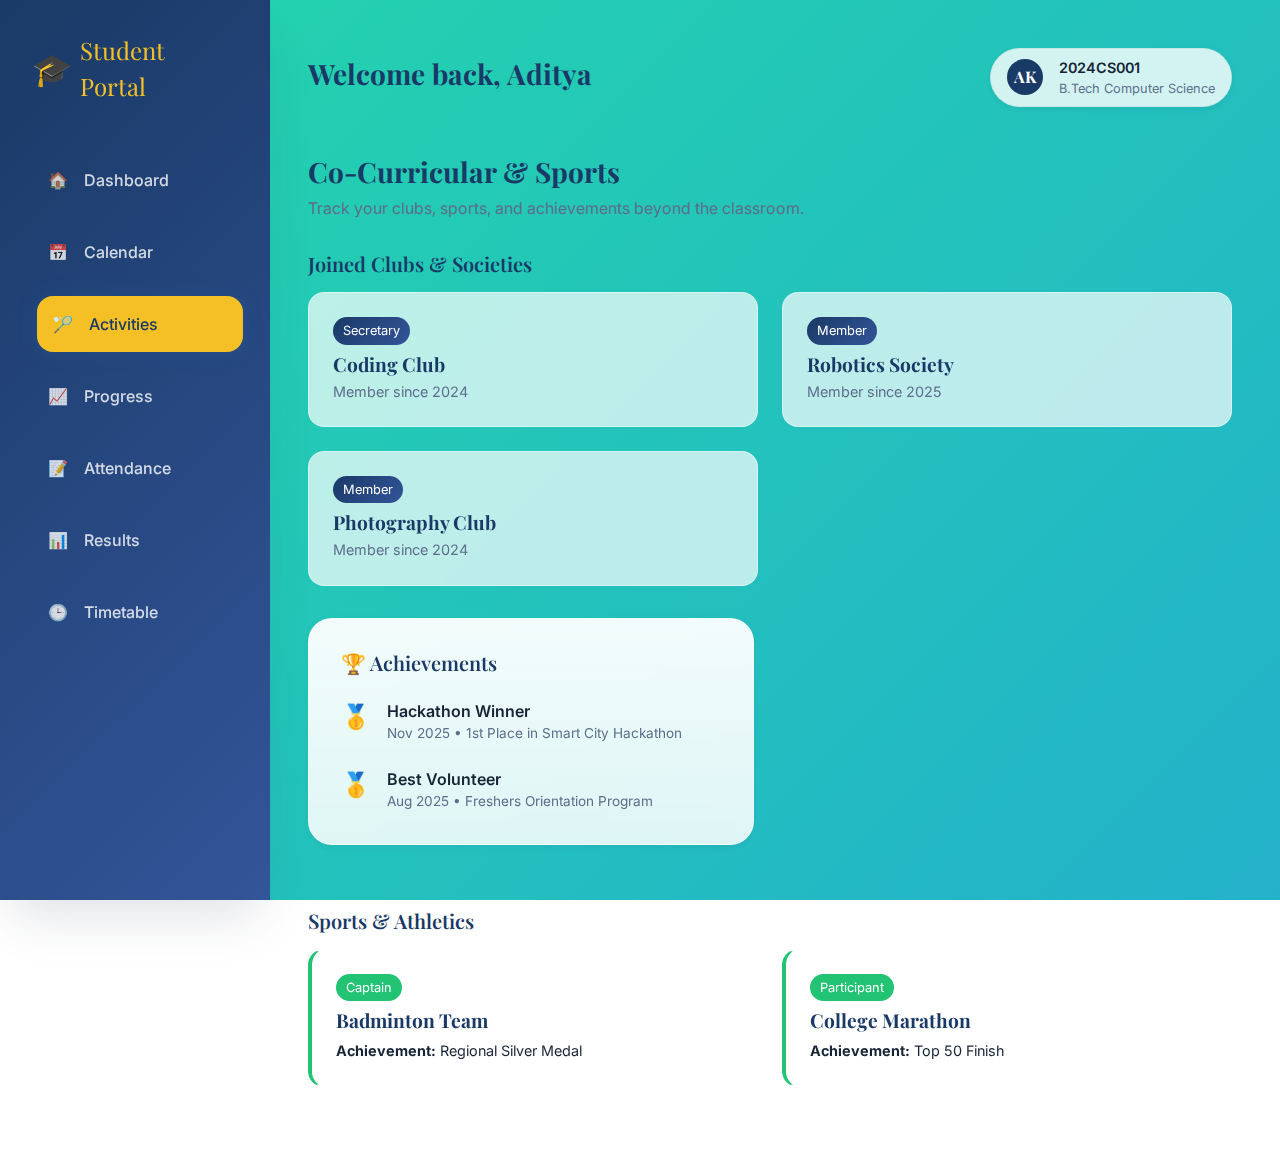
<file: activities.html>
<!DOCTYPE html>
<html lang="en">

<head>
    <meta charset="UTF-8">
    <meta name="viewport" content="width=device-width, initial-scale=1.0">
    <title>Co-Curricular | Student Portal</title>
    <link rel="stylesheet" href="css/style.css">
    <style>
        .activity-grid {
            display: grid;
            grid-template-columns: repeat(auto-fit, minmax(300px, 1fr));
            gap: 1.5rem;
        }

        .activity-card {
            background: rgba(255, 255, 255, 0.7);
            backdrop-filter: blur(10px);
            border: 1px solid rgba(255, 255, 255, 0.4);
            border-radius: var(--radius-md);
            padding: 1.5rem;
            transition: transform 0.3s ease;
        }

        .activity-card:hover {
            transform: translateY(-5px);
            background: rgba(255, 255, 255, 0.9);
            box-shadow: 0 10px 25px rgba(0, 0, 0, 0.1);
        }

        .role-badge {
            background: var(--grad-primary);
            color: white;
            padding: 4px 10px;
            border-radius: 20px;
            font-size: 0.8rem;
            display: inline-block;
            margin-bottom: 0.5rem;
        }
    </style>
</head>

<body>
    <div class="app-container">
        <!-- Sidebar injected by main.js -->

        <main class="main-content">
            <!-- Header injected by main.js -->

            <h2 class="fade-in">Co-Curricular & Sports</h2>
            <p style="color: var(--text-muted); margin-bottom: 2rem;">Track your clubs, sports, and achievements beyond
                the classroom.</p>

            <div class="dashboard-grid">

                <!-- Clubs Section -->
                <div style="grid-column: span 2;">
                    <h3 style="margin-bottom: 1rem;">Joined Clubs & Societies</h3>
                    <div class="activity-grid" id="club-list">
                        <!-- JS Injected -->
                    </div>
                </div>

                <!-- Achievements Column -->
                <div class="card" style="grid-row: span 2;">
                    <h3>🏆 Achievements</h3>
                    <div id="achievement-list"
                        style="margin-top: 1.5rem; display: flex; flex-direction: column; gap: 1.5rem;">
                        <!-- JS Injected -->
                    </div>
                </div>

                <!-- Sports Section -->
                <div style="grid-column: span 2;">
                    <h3 style="margin-bottom: 1rem; margin-top: 2rem;">Sports & Athletics</h3>
                    <div class="activity-grid" id="sports-list">
                        <!-- JS Injected -->
                    </div>
                </div>

            </div>

        </main>
    </div>

    <script src="js/data.js"></script>
    <script src="js/main.js"></script>
    <script>
        document.addEventListener('DOMContentLoaded', () => {
            const data = window.StudentData.coCurricular;

            // Render Clubs
            const clubContainer = document.getElementById('club-list');
            data.clubs.forEach(c => {
                clubContainer.innerHTML += `
                    <div class="activity-card">
                        <div class="role-badge">${c.role}</div>
                        <h4 style="font-size: 1.2rem;">${c.name}</h4>
                        <div style="color: var(--text-muted); font-size: 0.9rem; margin-top: 5px;">Member since ${c.since}</div>
                    </div>
                `;
            });

            // Render Sports
            const sportsContainer = document.getElementById('sports-list');
            data.sports.forEach(s => {
                sportsContainer.innerHTML += `
                    <div class="activity-card" style="border-left: 4px solid var(--color-accent-green);">
                        <div class="role-badge" style="background: var(--color-accent-green);">${s.role}</div>
                        <h4 style="font-size: 1.2rem;">${s.name}</h4>
                        <div style="margin-top: 0.5rem; font-size: 0.9rem;">
                            <strong>Achievement:</strong> ${s.achievements}
                        </div>
                    </div>
                `;
            });

            // Render Achievements
            const achContainer = document.getElementById('achievement-list');
            data.achievements.forEach(a => {
                achContainer.innerHTML += `
                    <div style="display: flex; gap: 1rem; align-items: start;">
                        <div style="font-size: 1.5rem;">🥇</div>
                        <div>
                            <div style="font-weight: 600;">${a.title}</div>
                            <div style="font-size: 0.85rem; color: var(--text-muted);">${a.date} • ${a.desc}</div>
                        </div>
                    </div>
                `;
            });
        });
    </script>
</body>

</html>
</file>
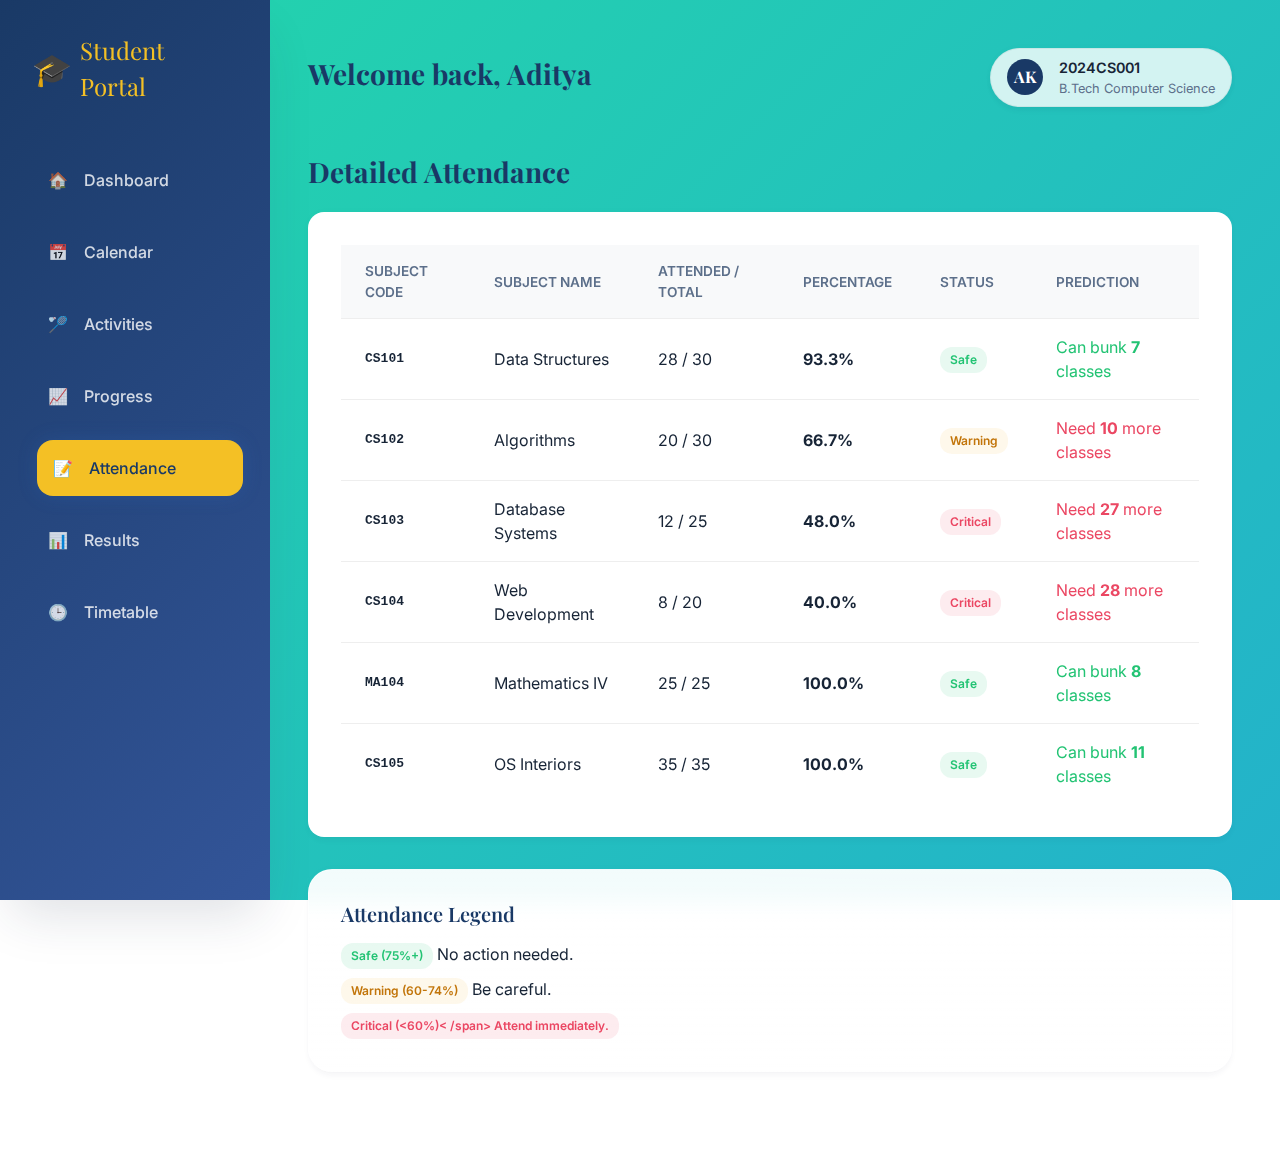
<file: attendance.html>
<!DOCTYPE html>
<html lang="en">

<head>
    <meta charset="UTF-8">
    <meta name="viewport" content="width=device-width, initial-scale=1.0">
    <title>Attendance | Student Portal</title>
    <link rel="stylesheet" href="css/style.css">
</head>

<body>
    <div class="app-container">
        <!-- Sidebar injected by main.js -->

        <main class="main-content">
            <!-- Header injected by main.js -->

            <h2 class="fade-in">Detailed Attendance</h2>

            <div class="card table-container fade-in" style="margin-top: var(--space-md);">
                <table>
                    <thead>
                        <tr>
                            <th>Subject Code</th>
                            <th>Subject Name</th>
                            <th>Attended / Total</th>
                            <th>Percentage</th>
                            <th>Status</th>
                            <th>Prediction</th>
                        </tr>
                    </thead>
                    <tbody id="attendance-body">
                        <!-- JS injected -->
                    </tbody>
                </table>
            </div>

            <div class="dashboard-grid" style="margin-top: var(--space-lg);">
                <div class="card">
                    <h3>Attendance Legend</h3>
                    <div style="margin-top: 1rem; display: flex; flex-direction: column; gap: 0.5rem;">
                        <div style="display: items-center; gap: 10px;">
                            <span class="badge badge-green">Safe (75%+)</span> No action needed.
                        </div>
                        <div style="display: items-center; gap: 10px;">
                            <span class="badge badge-yellow">Warning (60-74%)</span> Be careful.
                        </div>
                        <div style="display: items-center; gap: 10px;">
                            <span class="badge badge-red">Critical (<60%)< /span> Attend immediately.
                        </div>
                    </div>
                </div>
            </div>

        </main>
    </div>

    <script src="js/data.js"></script>
    <script src="js/main.js"></script>
    <script src="js/attendance.js"></script>
</body>

</html>
</file>
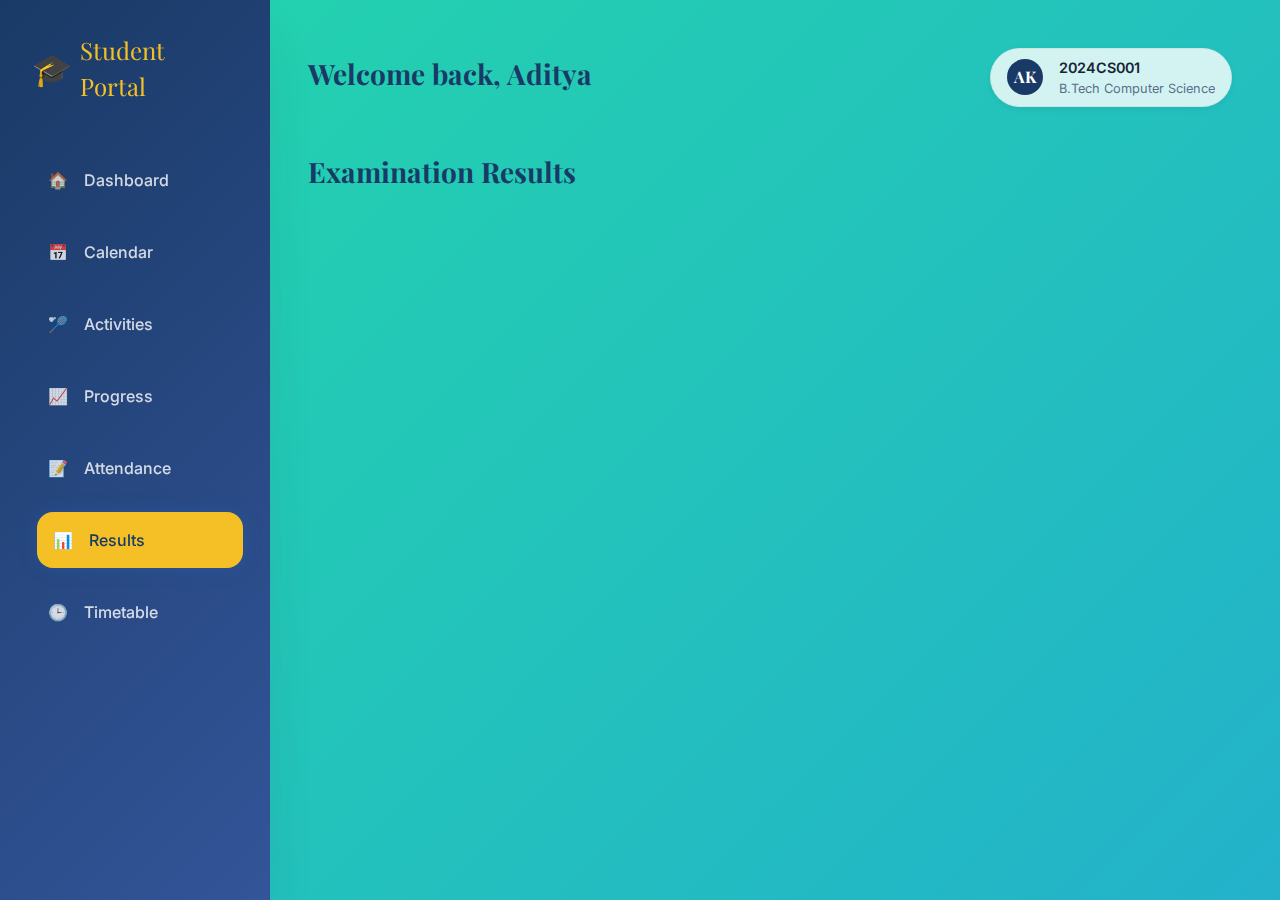
<file: results.html>
<!DOCTYPE html>
<html lang="en">

<head>
    <meta charset="UTF-8">
    <meta name="viewport" content="width=device-width, initial-scale=1.0">
    <title>Results | Student Portal</title>
    <link rel="stylesheet" href="css/style.css">
</head>

<body>
    <div class="app-container">
        <!-- Sidebar injected -->

        <main class="main-content">
            <!-- Header injected -->

            <h2 class="fade-in">Examination Results</h2>
            <div id="results-container" class="fade-in"
                style="margin-top: var(--space-md); display: flex; flex-direction: column; gap: var(--space-md);">
                <!-- JS Injected -->
            </div>
        </main>
    </div>

    <script src="js/data.js"></script>
    <script src="js/main.js"></script>
    <script src="js/results.js"></script>
</body>

</html>
</file>
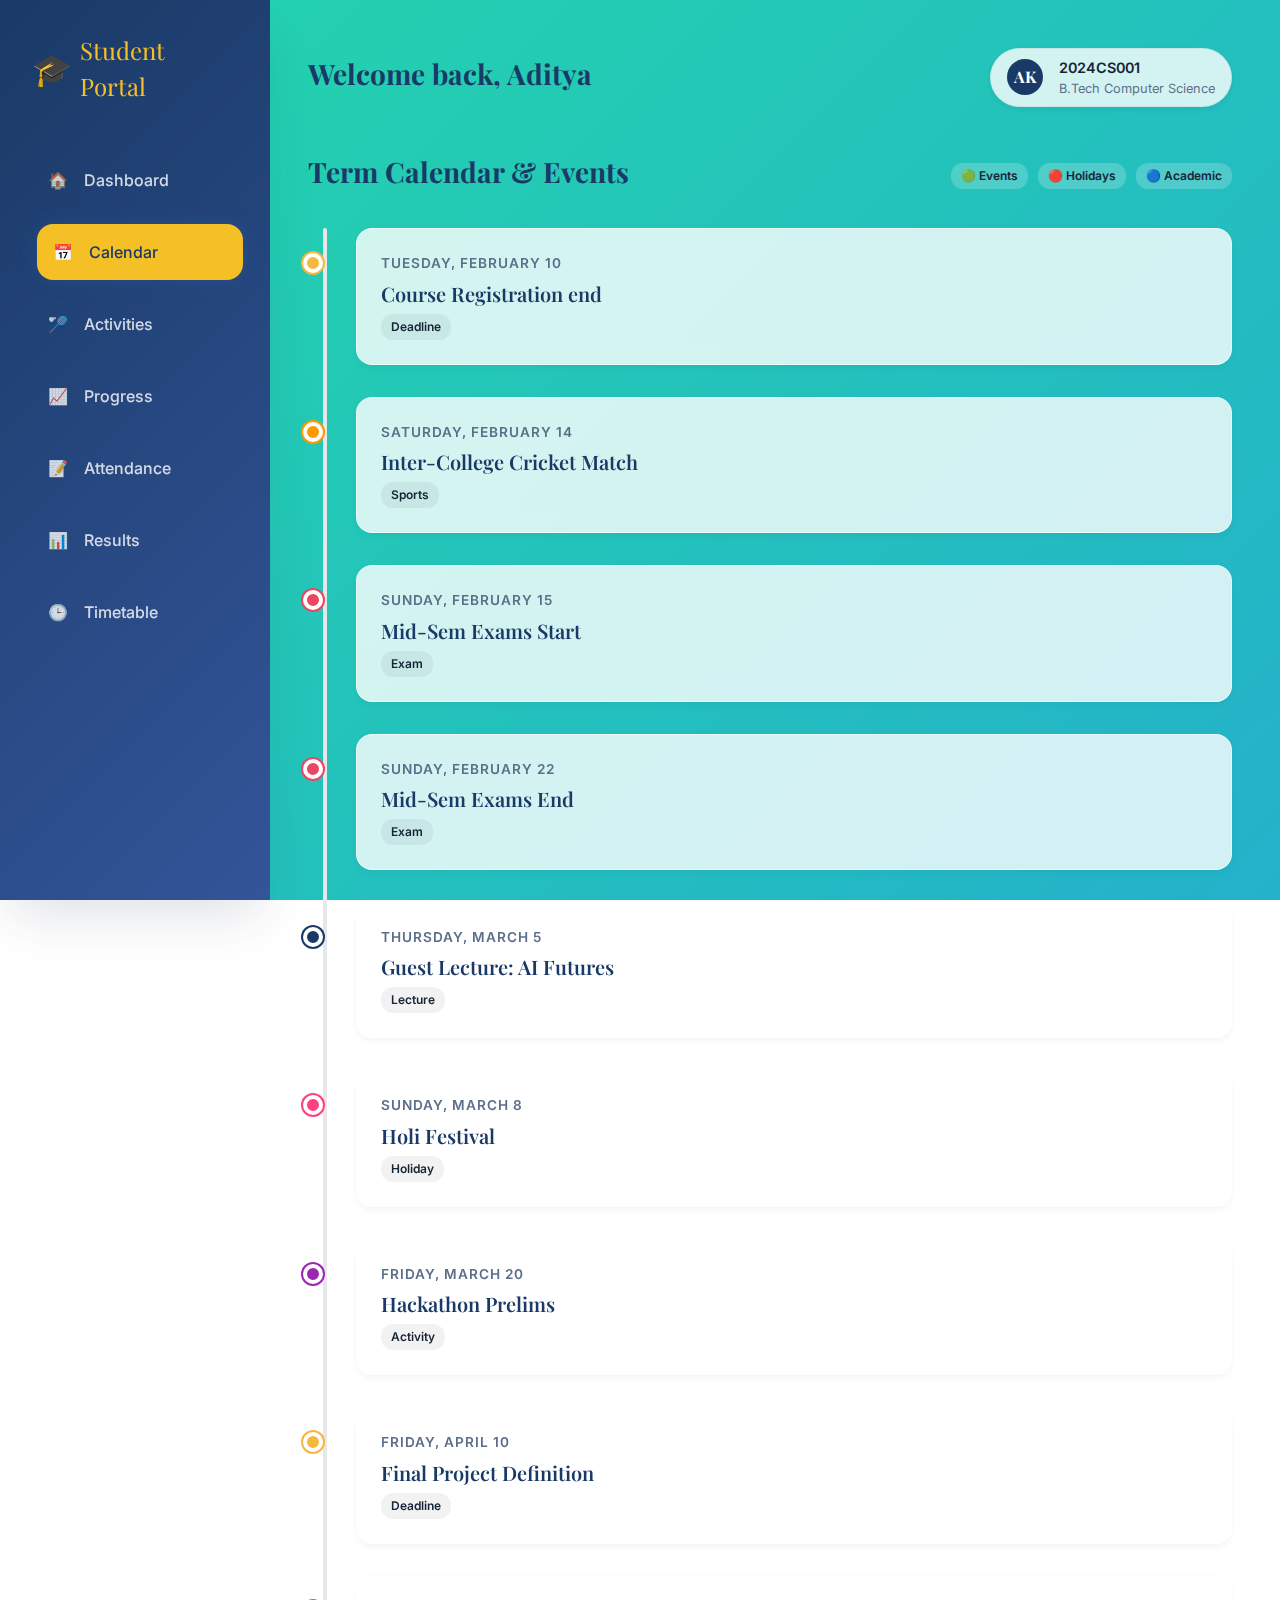
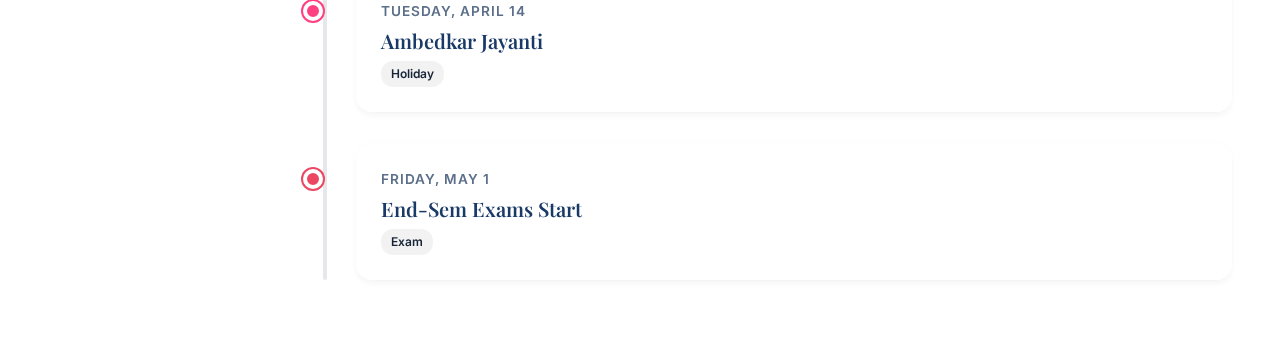
<file: schedule.html>
<!DOCTYPE html>
<html lang="en">

<head>
    <meta charset="UTF-8">
    <meta name="viewport" content="width=device-width, initial-scale=1.0">
    <title>Academic Schedule | Student Portal</title>
    <link rel="stylesheet" href="css/style.css">
    <style>
        .timeline-container {
            position: relative;
            padding-left: 3rem;
            margin-top: 2rem;
        }

        .timeline-container::before {
            content: '';
            position: absolute;
            left: 15px;
            top: 0;
            bottom: 0;
            width: 4px;
            background: #e5e7eb;
            border-radius: 2px;
        }

        .timeline-item {
            position: relative;
            margin-bottom: 2rem;
            background: var(--bg-card);
            padding: 1.5rem;
            border-radius: var(--radius-md);
            box-shadow: var(--shadow-sm);
            border: 1px solid rgba(255, 255, 255, 0.6);
            backdrop-filter: blur(10px);
            transition: transform 0.3s ease;
        }

        .timeline-item:hover {
            transform: translateX(10px);
        }

        .timeline-dot {
            position: absolute;
            left: -3.4rem;
            top: 1.5rem;
            width: 20px;
            height: 20px;
            border-radius: 50%;
            background: var(--color-primary);
            border: 4px solid #fff;
            box-shadow: 0 0 0 2px var(--color-primary);
        }

        .type-Exam .timeline-dot {
            background: var(--color-accent-red);
            box-shadow: 0 0 0 2px var(--color-accent-red);
        }

        .type-Deadline .timeline-dot {
            background: var(--color-accent-yellow);
            box-shadow: 0 0 0 2px var(--color-accent-yellow);
        }

        .type-Event .timeline-dot {
            background: var(--color-accent-green);
            box-shadow: 0 0 0 2px var(--color-accent-green);
        }

        /* New Types */
        .type-Holiday .timeline-dot {
            background: #ff4081;
            box-shadow: 0 0 0 2px #ff4081;
        }

        .type-Sports .timeline-dot {
            background: #ff9800;
            box-shadow: 0 0 0 2px #ff9800;
        }

        .type-Activity .timeline-dot {
            background: #9c27b0;
            box-shadow: 0 0 0 2px #9c27b0;
        }
    </style>
</head>

<body>
    <div class="app-container">
        <!-- Sidebar injected by main.js -->

        <main class="main-content">
            <!-- Header injected by main.js -->

            <div style="display: flex; justify-content: space-between; align-items: center;">
                <h2 class="fade-in">Term Calendar & Events</h2>
                <div class="fade-in" style="display: flex; gap: 10px;">
                    <span class="badge" style="background: rgba(255,255,255,0.2);">🟢 Events</span>
                    <span class="badge" style="background: rgba(255,255,255,0.2);">🔴 Holidays</span>
                    <span class="badge" style="background: rgba(255,255,255,0.2);">🔵 Academic</span>
                </div>
            </div>

            <div class="timeline-container fade-in" id="schedule-list">
                <!-- Injected via JS -->
            </div>

        </main>
    </div>

    <script src="js/data.js"></script>
    <script src="js/main.js"></script>
    <script>
        document.addEventListener('DOMContentLoaded', () => {
            const list = document.getElementById('schedule-list');
            window.StudentData.academicSchedule.forEach(item => {
                const div = document.createElement('div');
                div.className = `timeline-item type-${item.type}`;
                div.innerHTML = `
                    <div class="timeline-dot"></div>
                    <div style="font-size: 0.85rem; color: var(--text-muted); font-weight: 600; text-transform: uppercase; letter-spacing: 1px;">
                        ${new Date(item.date).toLocaleDateString('en-US', { weekday: 'long', month: 'long', day: 'numeric' })}
                    </div>
                    <h3 style="margin-top: 0.5rem; font-size: 1.25rem;">${item.event}</h3>
                    <div style="margin-top: 0.5rem; display: flex; gap: 0.5rem;">
                        <span class="badge" style="background: rgba(0,0,0,0.05);">${item.type}</span>
                    </div>
                `;
                list.appendChild(div);
            });
        });
    </script>
</body>

</html>
</file>
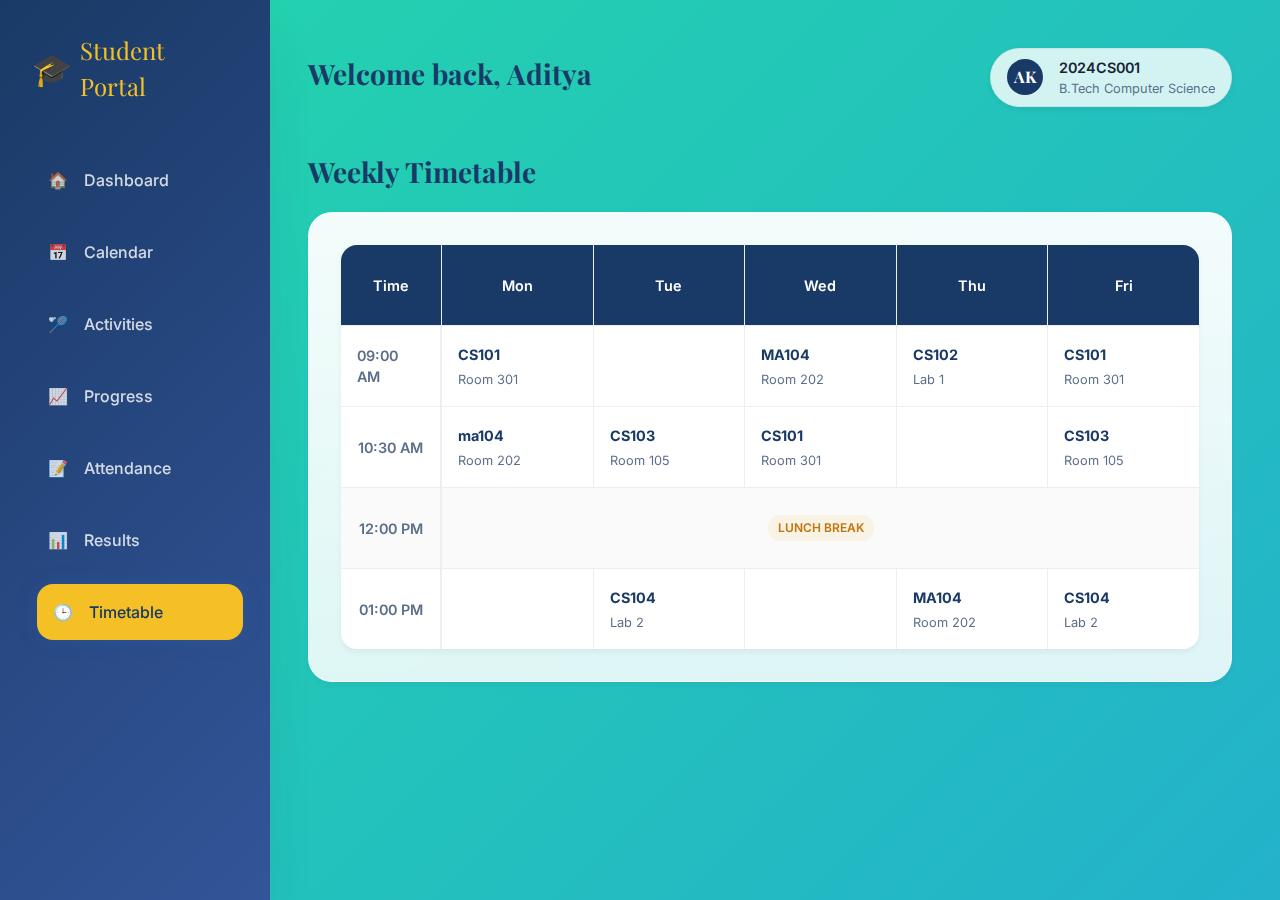
<file: timetable.html>
<!DOCTYPE html>
<html lang="en">

<head>
    <meta charset="UTF-8">
    <meta name="viewport" content="width=device-width, initial-scale=1.0">
    <title>Timetable | Student Portal</title>
    <link rel="stylesheet" href="css/style.css">
    <style>
        .timetable-grid {
            display: grid;
            grid-template-columns: 100px repeat(5, 1fr);
            gap: 1px;
            background: #eee;
            border-radius: var(--radius-md);
            overflow: hidden;
            box-shadow: var(--shadow-sm);
        }

        .tt-cell {
            background: white;
            padding: var(--space-sm);
            min-height: 80px;
            display: flex;
            flex-direction: column;
            justify-content: center;
            font-size: 0.9rem;
        }

        .tt-header {
            background: var(--color-primary);
            color: white;
            font-weight: 600;
            text-align: center;
            align-items: center;
        }

        .tt-time {
            font-weight: 600;
            color: var(--text-muted);
            align-items: center;
            border-right: 1px solid #eee;
        }

        .tt-subject {
            font-weight: 700;
            color: var(--color-primary);
        }

        .tt-room {
            font-size: 0.8rem;
            color: var(--text-muted);
            margin-top: 4px;
        }
    </style>
</head>

<body>
    <div class="app-container">
        <!-- Sidebar injected -->
        <main class="main-content">
            <!-- Header injected -->

            <h2 class="fade-in">Weekly Timetable</h2>

            <div class="card fade-in" style="margin-top: var(--space-md); overflow-x: auto;">
                <div style="min-width: 800px;">
                    <div class="timetable-grid">
                        <!-- Header Row -->
                        <div class="tt-cell tt-header">Time</div>
                        <div class="tt-cell tt-header">Mon</div>
                        <div class="tt-cell tt-header">Tue</div>
                        <div class="tt-cell tt-header">Wed</div>
                        <div class="tt-cell tt-header">Thu</div>
                        <div class="tt-cell tt-header">Fri</div>

                        <!-- 9:00 AM -->
                        <div class="tt-cell tt-time">09:00 AM</div>
                        <div class="tt-cell">
                            <div class="tt-subject">CS101</div>
                            <div class="tt-room">Room 301</div>
                        </div>
                        <div class="tt-cell"></div>
                        <div class="tt-cell">
                            <div class="tt-subject">MA104</div>
                            <div class="tt-room">Room 202</div>
                        </div>
                        <div class="tt-cell">
                            <div class="tt-subject">CS102</div>
                            <div class="tt-room">Lab 1</div>
                        </div>
                        <div class="tt-cell">
                            <div class="tt-subject">CS101</div>
                            <div class="tt-room">Room 301</div>
                        </div>

                        <!-- 10:30 AM -->
                        <div class="tt-cell tt-time">10:30 AM</div>
                        <div class="tt-cell">
                            <div class="tt-subject">ma104</div>
                            <div class="tt-room">Room 202</div>
                        </div>
                        <div class="tt-cell">
                            <div class="tt-subject">CS103</div>
                            <div class="tt-room">Room 105</div>
                        </div>
                        <div class="tt-cell">
                            <div class="tt-subject">CS101</div>
                            <div class="tt-room">Room 301</div>
                        </div>
                        <div class="tt-cell"></div>
                        <div class="tt-cell">
                            <div class="tt-subject">CS103</div>
                            <div class="tt-room">Room 105</div>
                        </div>

                        <!-- 12:00 PM -->
                        <div class="tt-cell tt-time" style="background:#fafafa;">12:00 PM</div>
                        <div class="tt-cell"
                            style="grid-column: span 5; background:#fafafa; text-align:center; align-items:center;">
                            <span class="badge badge-yellow">LUNCH BREAK</span>
                        </div>

                        <!-- 01:00 PM -->
                        <div class="tt-cell tt-time">01:00 PM</div>
                        <div class="tt-cell"></div>
                        <div class="tt-cell">
                            <div class="tt-subject">CS104</div>
                            <div class="tt-room">Lab 2</div>
                        </div>
                        <div class="tt-cell"></div>
                        <div class="tt-cell">
                            <div class="tt-subject">MA104</div>
                            <div class="tt-room">Room 202</div>
                        </div>
                        <div class="tt-cell">
                            <div class="tt-subject">CS104</div>
                            <div class="tt-room">Lab 2</div>
                        </div>
                    </div>
                </div>
            </div>

        </main>
    </div>

    <script src="js/data.js"></script>
    <script src="js/main.js"></script>
</body>

</html>
</file>
<file: css/style.css>
/* 
  Anti-Gravity Design System 
  Theme: Bold + Classic
*/

@import url('https://fonts.googleapis.com/css2?family=Playfair+Display:wght@600;700&family=Inter:wght@400;500;600&display=swap');

:root {
    /* Dynamic Palette */
    --color-primary: hsl(215, 60%, 25%);
    /* Deep Academic Blue */
    --color-primary-light: hsl(215, 50%, 35%);

    /* Gradients */
    --grad-primary: linear-gradient(135deg, hsl(215, 60%, 25%) 0%, hsl(220, 50%, 40%) 100%);
    --grad-gold: linear-gradient(135deg, hsl(45, 90%, 55%) 0%, hsl(35, 90%, 45%) 100%);
    --grad-success: linear-gradient(135deg, hsl(150, 70%, 45%) 0%, hsl(145, 80%, 35%) 100%);
    --grad-danger: linear-gradient(135deg, hsl(350, 80%, 60%) 0%, hsl(340, 80%, 50%) 100%);
    --grad-card: linear-gradient(180deg, rgba(255, 255, 255, 0.95) 0%, rgba(255, 255, 255, 0.85) 100%);
    --grad-glass: linear-gradient(135deg, rgba(255, 255, 255, 0.8) 0%, rgba(255, 255, 255, 0.4) 100%);
    --grad-mesh: radial-gradient(at 0% 0%, hsla(253, 16%, 7%, 1) 0, transparent 50%),
        radial-gradient(at 50% 0%, hsla(225, 39%, 30%, 1) 0, transparent 50%),
        radial-gradient(at 100% 0%, hsla(339, 49%, 30%, 1) 0, transparent 50%);

    --color-accent-gold: hsl(45, 90%, 55%);
    --color-accent-green: hsl(150, 70%, 45%);
    --color-accent-red: hsl(350, 80%, 60%);
    --color-accent-yellow: hsl(40, 90%, 60%);

    --bg-body: #f4f6f9;
    --bg-card: rgba(255, 255, 255, 0.8);

    --text-main: hsl(215, 40%, 15%);
    --text-muted: hsl(215, 20%, 45%);
    --text-light: hsl(0, 0%, 100%);

    /* Typography */
    --font-display: 'Playfair Display', serif;
    --font-body: 'Inter', sans-serif;

    /* Spacing */
    --space-xs: 0.5rem;
    --space-sm: 1rem;
    --space-md: 1.5rem;
    --space-lg: 2rem;
    --space-xl: 3rem;

    /* Shadows */
    --shadow-sm: 0 4px 6px -1px hsla(215, 40%, 20%, 0.05), 0 0 10px rgba(0, 0, 0, 0.02);
    --shadow-md: 0 10px 15px -3px hsla(215, 40%, 20%, 0.1), 0 0 20px rgba(0, 0, 0, 0.05);
    --shadow-lg: 0 25px 50px -12px hsla(215, 40%, 20%, 0.15);
    --shadow-glow: 0 0 20px hsla(215, 60%, 50%, 0.2);

    --radius-sm: 10px;
    --radius-md: 16px;
    --radius-lg: 24px;

    /* Transitions */
    --transition-fast: 0.2s cubic-bezier(0.2, 0.8, 0.2, 1);
    --transition-smooth: 0.4s cubic-bezier(0.2, 0.8, 0.2, 1);
    --bounce-gentle: cubic-bezier(0.34, 1.56, 0.64, 1);
}

* {
    box-sizing: border-box;
    margin: 0;
    padding: 0;
}

body {
    font-family: var(--font-body);
    background-color: var(--bg-body);
    color: var(--text-main);
    line-height: 1.5;
    /* Updated: Animated Mesh Gradient */
    background: linear-gradient(-45deg, #ee7752, #e73c7e, #23a6d5, #23d5ab);
    background-size: 400% 400%;
    animation: gradient 15s ease infinite;
    background-attachment: fixed;
    overflow-x: hidden;
}

@keyframes gradient {
    0% {
        background-position: 0% 50%;
    }

    50% {
        background-position: 100% 50%;
    }

    100% {
        background-position: 0% 50%;
    }
}

/* Typography */
h1,
h2,
h3,
h4 {
    font-family: var(--font-display);
    color: var(--color-primary);
    line-height: 1.2;
}

h1 {
    font-size: 2.5rem;
    margin-bottom: var(--space-sm);
}

h2 {
    font-size: 1.75rem;
    margin-bottom: var(--space-xs);
}

h3 {
    font-size: 1.25rem;
    font-weight: 600;
}

a {
    text-decoration: none;
    color: inherit;
}

/* Layout */
.app-container {
    display: flex;
    min-height: 100vh;
}

/* Sidebar */
.sidebar {
    width: 270px;
    background: var(--grad-primary);
    color: var(--text-light);
    padding: var(--space-lg);
    display: flex;
    flex-direction: column;
    position: fixed;
    height: 100vh;
    box-shadow: var(--shadow-lg);
    z-index: 100;
    transition: transform var(--transition-smooth);

}

.brand {
    font-family: var(--font-display);
    font-size: 1.5rem;
    margin-bottom: var(--space-xl);
    display: flex;
    align-items: center;
    gap: var(--space-xs);
    color: var(--color-accent-gold);
}

.nav-links {
    list-style: none;
    display: flex;
    flex-direction: column;
    gap: var(--space-sm);
}

.nav-item a {
    display: flex;
    align-items: center;
    gap: var(--space-sm);
    padding: var(--space-sm);
    border-radius: var(--radius-md);
    transition: all var(--transition-fast);
    opacity: 0.8;
    font-weight: 500;
}

.nav-item a:hover,
.nav-item a.active {
    background: hsla(0, 0%, 100%, 0.15);
    transform: translateX(5px);
    opacity: 1;
}

.nav-item a.active {
    background: var(--color-accent-gold);
    color: var(--color-primary);
    box-shadow: var(--shadow-glow);
}

/* Main Content */
.main-content {
    flex: 1;
    margin-left: 260px;
    padding: var(--space-xl);
    transition: margin-left var(--transition-smooth);
}

.header {
    display: flex;
    justify-content: space-between;
    align-items: center;
    margin-bottom: var(--space-xl);
    animation: slideDown 0.6s var(--bounce-gentle);
}

.user-profile {
    display: flex;
    align-items: center;
    gap: var(--space-sm);
    background: var(--bg-card);
    padding: var(--space-xs) var(--space-sm);
    border-radius: 50px;
    box-shadow: var(--shadow-sm);
    border: 1px solid rgba(0, 0, 0, 0.05);
}

.avatar {
    width: 36px;
    height: 36px;
    background: var(--color-primary);
    color: white;
    border-radius: 50%;
    display: grid;
    place-items: center;
    font-weight: bold;
    font-family: var(--font-display);
}

/* Cards (Anti-Gravity) */
.card {
    background: var(--grad-card);
    backdrop-filter: blur(12px);
    -webkit-backdrop-filter: blur(12px);
    border-radius: var(--radius-lg);
    padding: var(--space-lg);
    box-shadow: var(--shadow-sm);
    transition: all var(--transition-fast);
    border: 1px solid rgba(255, 255, 255, 0.6);
    position: relative;
    overflow: hidden;
}

.card:hover {
    transform: translateY(-5px) scale(1.002);
    box-shadow: var(--shadow-md);
    border-color: rgba(255, 255, 255, 0.9);
}

.card:before {
    content: '';
    position: absolute;
    top: 0;
    left: 0;
    width: 4px;
    height: 100%;
    background: transparent;
    transition: background var(--transition-fast);
}

.card.action-card:hover:before {
    background: var(--color-accent-gold);
}

.card.event-card {
    background: white;
    border-left: 5px solid var(--color-accent-gold);
}

/* Events Timeline */
.event-item {
    display: flex;
    gap: 1rem;
    align-items: flex-start;
    position: relative;
    padding-bottom: 1.5rem;
}

.event-item:not(:last-child)::after {
    content: '';
    position: absolute;
    left: 28px;
    /* Centers with badge */
    top: 45px;
    bottom: 0px;
    width: 2px;
    background: linear-gradient(to bottom, #ddd 50%, transparent 100%);
    z-index: 0;
}

.date-badge {
    position: relative;
    z-index: 1;
    background: var(--grad-primary);
    color: white;
    padding: 8px 12px;
    border-radius: 12px;
    text-align: center;
    min-width: 60px;
    box-shadow: var(--shadow-sm);
    transition: transform var(--transition-fast);
}

.event-item:hover .date-badge {
    transform: scale(1.1);
    box-shadow: var(--shadow-glow);
}

.date-badge span {
    display: block;
    font-size: 0.8rem;
    text-transform: uppercase;
    opacity: 0.9;
}

.date-badge strong {
    font-size: 1.2rem;
    display: block;
    line-height: 1;
}

/* Dashboard Grid */
.dashboard-grid {
    display: grid;
    grid-template-columns: repeat(auto-fit, minmax(300px, 1fr));
    gap: var(--space-lg);
    margin-bottom: var(--space-lg);
}

/* Stat Cards */
.stat-card {
    display: flex;
    flex-direction: column;
    gap: var(--space-xs);
}

.stat-value {
    font-size: 2.5rem;
    font-weight: 700;
    font-family: var(--font-display);
    color: var(--color-primary);
}

.stat-label {
    color: var(--text-muted);
    font-size: 0.9rem;
    font-weight: 500;
    text-transform: uppercase;
    letter-spacing: 0.5px;
}

/* Progress Bar */
.progress-container {
    height: 8px;
    background: #eee;
    border-radius: 4px;
    margin-top: var(--space-xs);
    overflow: hidden;
}

.progress-bar {
    height: 100%;
    background: var(--color-primary);
    border-radius: 4px;
    transition: width 1s ease-out;
}

.status-safe {
    background: var(--color-accent-green);
    color: white;
}

.status-warning {
    background: var(--color-accent-yellow);
    color: var(--text-main);
}

.status-critical {
    background: var(--color-accent-red);
    color: white;
}

/* Tables */
.table-container {
    overflow-x: auto;
    border-radius: var(--radius-md);
    box-shadow: var(--shadow-sm);
    background: white;
}

table {
    width: 100%;
    border-collapse: collapse;
}

th,
td {
    padding: var(--space-sm) var(--space-md);
    text-align: left;
    border-bottom: 1px solid #eee;
}

th {
    background: #f8f9fa;
    font-weight: 600;
    color: var(--text-muted);
    font-size: 0.85rem;
    text-transform: uppercase;
}

tr:last-child td {
    border-bottom: none;
}

tr:hover {
    background: #fafafa;
}

/* Utilities */
.badge {
    padding: 4px 10px;
    border-radius: 12px;
    font-size: 0.75rem;
    font-weight: 600;
    display: inline-block;
}

.badge-green {
    background: hsla(150, 70%, 45%, 0.1);
    color: var(--color-accent-green);
}

.badge-yellow {
    background: hsla(40, 90%, 60%, 0.1);
    color: hsl(35, 90%, 40%);
}

.badge-red {
    background: hsla(350, 80%, 60%, 0.1);
    color: var(--color-accent-red);
}

/* Animations */
@keyframes slideDown {
    from {
        opacity: 0;
        transform: translateY(-20px);
    }

    to {
        opacity: 1;
        transform: translateY(0);
    }
}

@keyframes fadeIn {
    from {
        opacity: 0;
    }

    to {
        opacity: 1;
    }
}

.fade-in {
    animation: fadeIn 0.8s ease-out;
}

/* Responsive */
@media (max-width: 768px) {
    .sidebar {
        transform: translateX(-100%);
        width: 240px;
    }

    .sidebar.open {
        transform: translateX(0);
    }

    .main-content {
        margin-left: 0;
    }

    .hamburger {
        display: block;
        position: fixed;
        top: 1rem;
        right: 1rem;
        z-index: 200;
    }
}
</file>
